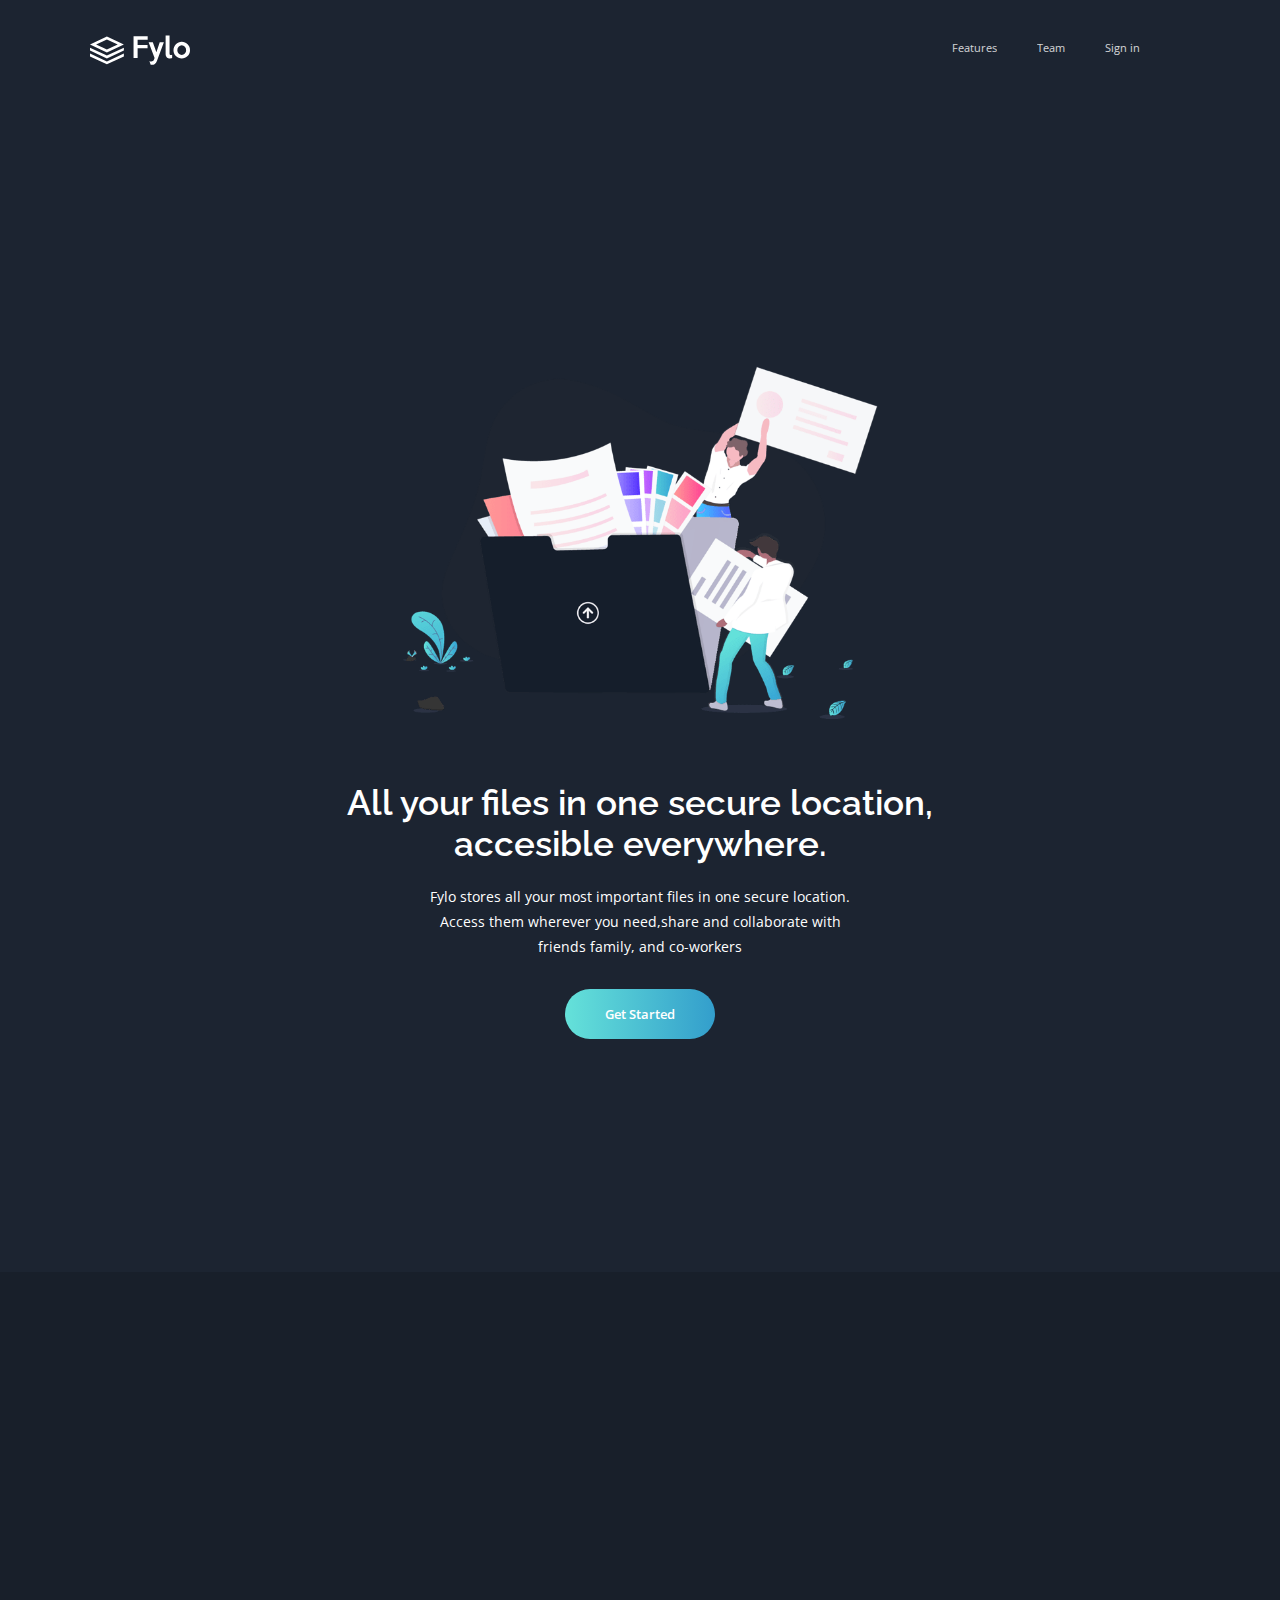
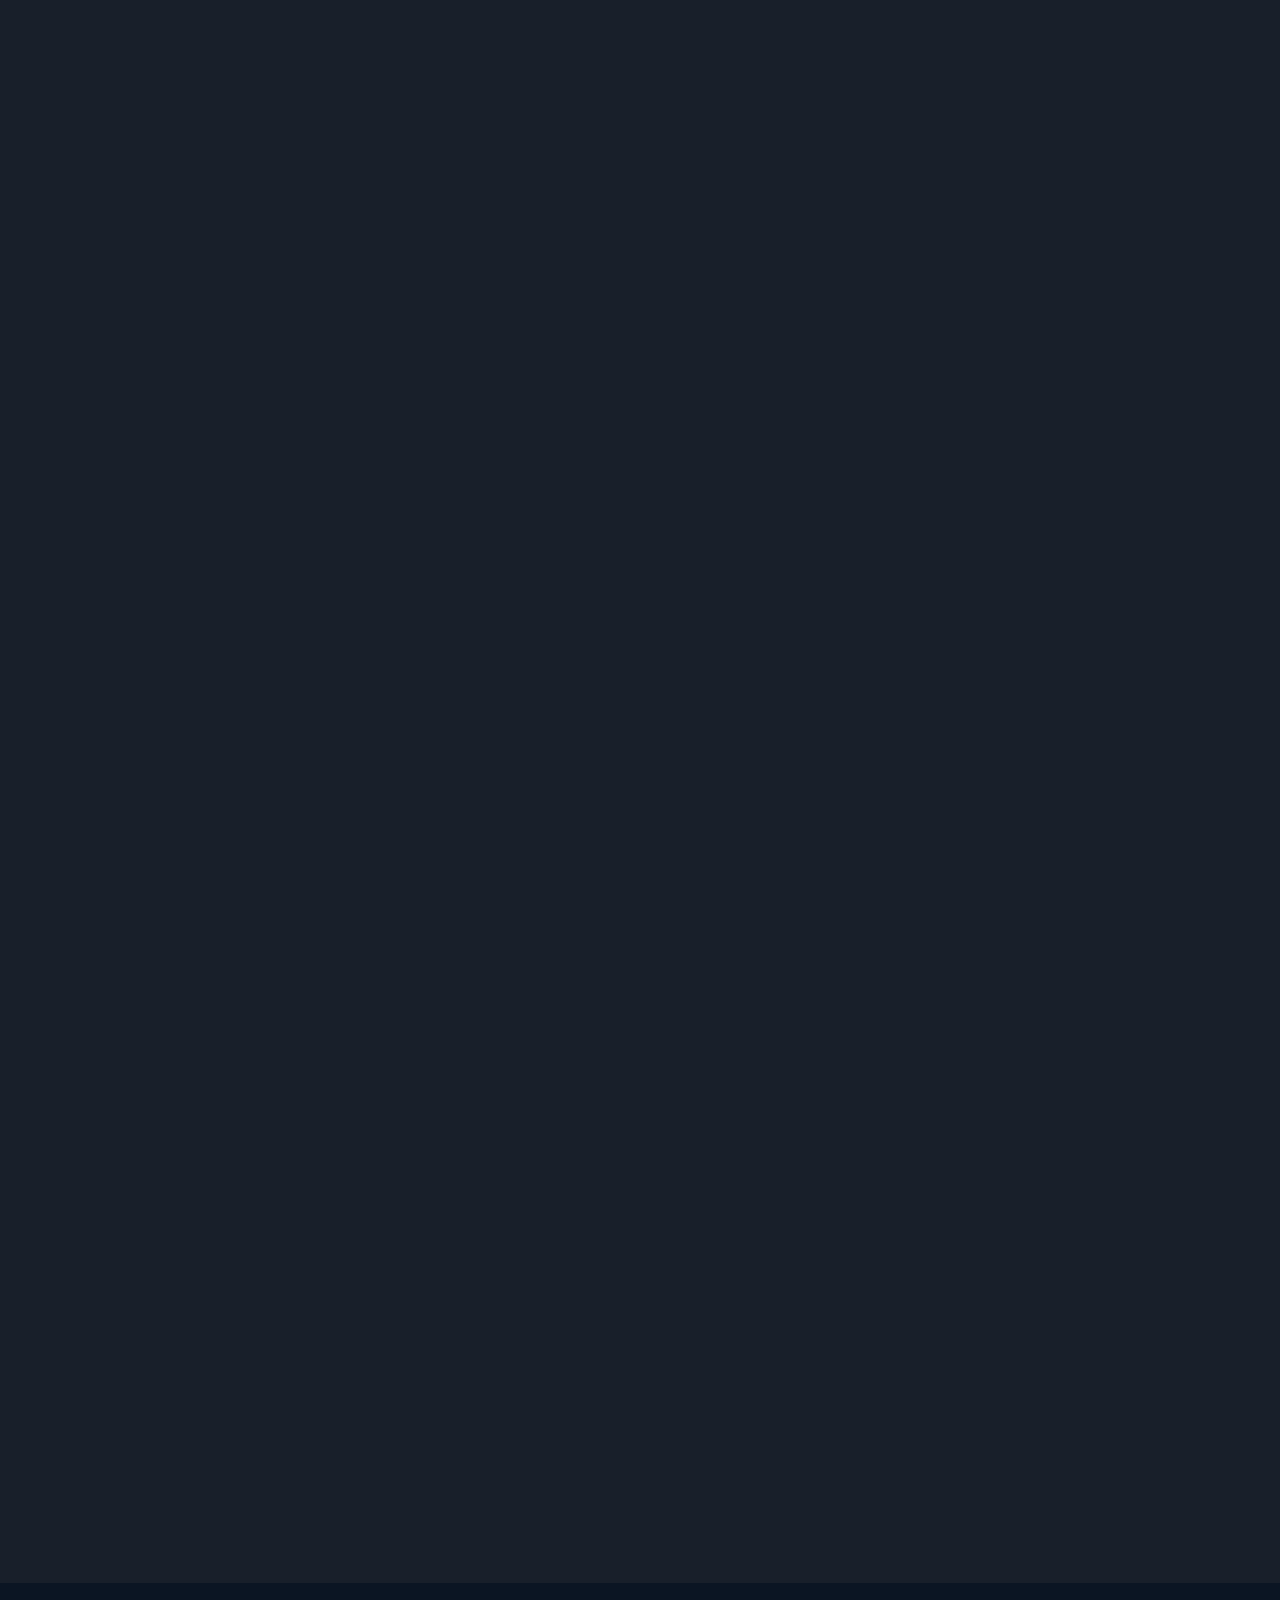
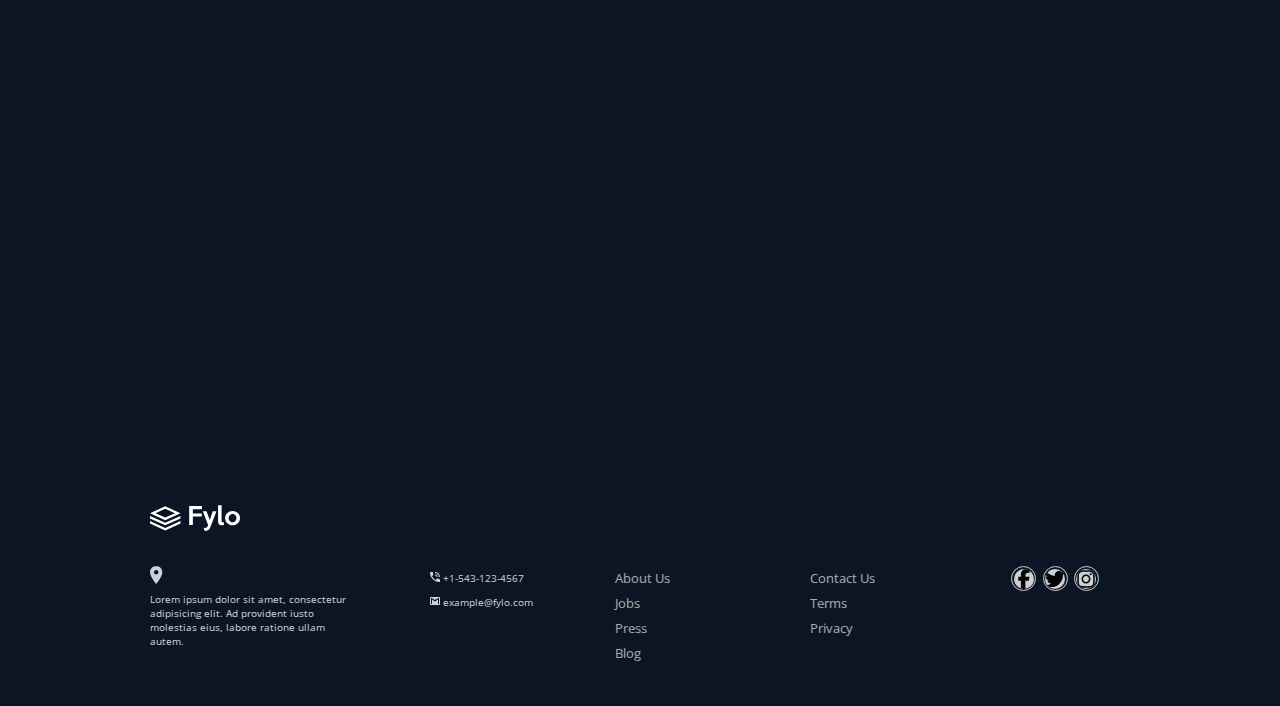
<file: index.html>
<!DOCTYPE html>
<html lang="en">
<head>
  <meta charset="UTF-8">
  <meta name="viewport" content="width=device-width, initial-scale=1.0"> <!-- displays site properly based on user's device -->
  <link rel="icon" type="image/png" sizes="32x32" href="./images/favicon-32x32.png">
  <title>Fylo landing page</title>
  <link rel="preconnect" href="https://fonts.googleapis.com">
  <link rel="preconnect" href="https://fonts.gstatic.com" crossorigin>
  <link href="https://fonts.googleapis.com/css2?family=Open+Sans:ital,wght@0,300..800;1,300..800&family=Raleway:ital,wght@0,100..900;1,100..900&display=swap" rel="stylesheet">
  <link rel="stylesheet" href="css/main.css">
  <link rel="stylesheet" href="https://unpkg.com/aos@next/dist/aos.css" />
</head>
<body>
  <header class="navigationbar">
    <nav class="navbar">
      <div class="navbar_logo">
        <img src="images/logo.svg" alt="logo" class="navbar_logo_image">
      </div>
      <ul class="navbar_element">
        <li class="element-one">Features</li>
        <li class="element-two">Team</li>
        <li class="element-three">Sign in</li>
      </ul>
    </nav>
  </header>
  <section class="main_content">
    <div class="main_content_image">
      <img src="images/illustration-intro.png" alt="main Image" class="mainimage">
    </div>
    <div class="main_content_heading">
      All your files in one <span class="heading_first">secure location,</span>
      <span class="heading_next_line">accesible everywhere.</span>
    </div>
    <span class="subcontent">
      Fylo stores all your most important files in one secure location.<br>Access them wherever you need,share and collaborate with <br>friends family, and co-workers
    </span>
    <div class="main_content_button">
      Get Started
    </div> 
  </section>
  <section class="features">
    <div class="featurecontainer-one" data-aos="zoom-in">
      <img src="images/icon-access-anywhere.svg" alt="access anywhere" class="feature_access_image">
      <h2 class="feature_access_heading">Access your files,anywhere</h2>
      <span class="feature_access">
        The ability to use a smartphone,tablet, or computer to access your account means your files follows you everywhere.
      </span>
    </div>
    <div class="featurecontainer-two" data-aos="zoom-in">
      <img src="images/icon-security.svg" alt="Security" class="feature_security_image">
      <h2 class="feature_security_heading">Security you can trust</h2>
      <span class="feature_security">
        2-factor authentication and user-controlled encryption are just couple of the security features we allow to help secure your files.
      </span>
    </div>
    <div class="featurecontainer-three" data-aos="zoom-in">
      <img src="images/icon-collaboration.svg" alt="Collaboration" class="feature_collaboration_image">
      <h2 class="feature_collaboration_heading">Real-time collaboration</h2>
      <span class="feature_collaboration">
        Securely share files and folders with friends, family and colleagues for live collaboration. No email attachements required.
      </span>
    </div>
    <div class="featurecontainer-four" data-aos="zoom-in">
      <img src="images/icon-any-file.svg" alt="file" class="feature_file_image">
      <h2 class="feature_file_heading">Store any type of file</h2>
      <span class="feature_file">
        Whether you're sharing holidays photos or work documents,Fylo has you covered allowing for all file types to be security stored and shared.
      </span>
    </div>
  </section>
  <section class="container">
    <div class="container_image" data-aos="fade-right">
      <img src="images/illustration-stay-productive.png" alt="" class="container_main_image">
    </div>
    <div class="container_text" data-aos="fade-left">
      <h1 class="container_heading">Stay productive, wherever you are</h1>
      <span class="container_content">
        Never let location be an issue when accessing your files,Fylo has you covered for all of your file storage needs. <br><br>Securely share files and folders with friends, family and colleagues for live collaboration. No email attachments required.
      </span>
      <div class="container_footer">
        See how Fylo works <img src="images/icon-arrow.svg" alt="arrow" class="container_arrow">
      </div>
    </div>
  </section>
  <section class="testimonial">
    <div class="testimonial-one" data-aos="fade-up">
      <span class="testimonial-content">
        Fylo has improved our team productivity by an order of magnitude.Since making the switch our team has become a well-oiled collaboration machine.
      </span>
      <div class="testimonial-admin">
          <img src="images/profile-1.jpg" alt="profile" class="testimonial-admin-one">
          <span class="testimonial-admin-content">
            <span class="testimonial-admin-name">
              Satish Patel
            </span>
            <span class="testimonial-admin-post">
              Founder & CEO,Huddle
            </span>
          </span>
      </div>
    </div>
    <div class="testimonial-two" data-aos="fade-up">
      <span class="testimonial-content">
        Fylo has improved our team productivity by an order of magnitude.Since making the switch our team has become a well-oiled collaboration machine.
      </span>
      <div class="testimonial-admin">
          <img src="images/profile-2.jpg" alt="profile" class="testimonial-admin-two">
            <span class="testimonial-admin-content">
            <span class="testimonial-admin-name">
              Bruce Mckenzie
            </span>
            <span class="testimonial-admin-post">
              Founder & CEO,Huddle
            </span>
          </span>
      </div>
    </div>
    <div class="testimonial-three" data-aos="fade-up">
      <span class="testimonial-content">
        Fylo has improved our team productivity by an order of magnitude.Since making the switch our team has become a well-oiled collaboration machine.
      </span>
      <div class="testimonial-admin">
          <img src="images/profile-3.jpg" alt="profile" class="testimonial-admin-three">
          <span class="testimonial-admin-content">
          <span class="testimonial-admin-name">
              Iva Boyd
            </span>
            <span class="testimonial-admin-post">
              Founder & CEO,Huddle
            </span>
          </span>  
      </div>
    </div>
  </section>
  <section class="subscription">
    <div class="subscription_content" data-aos="fade-down"
    data-aos-easing="linear"
    data-aos-duration="1500">
      <h2 class="subscription_content_heading">Get early access today</h2>
      <span class="subscription_subcontent">
        It takes only a minute to sign up and our free starter tier is extremely generous. If you have any questions, our support team would be happy to help you.
      </span>
      <div class="subscription_form">
        <input type="text" placeholder="email@example.com" required class="subscription_form_input">
        <button class="subscription_form_btn">Get Started For Free</button>
      </div>
    </div>
  </section>
  <section class="footer">
    <span class="footer-image">
        <img src="images/logo.svg" alt="logo" class="footer_logo">
    </span>
    <div class="footer_content">
      <div class="footer_content_location">
        <img src="images/icon-location.svg" alt="location">
        <span class="footer_location_text">Lorem ipsum dolor sit amet, consectetur adipisicing elit. Ad provident iusto molestias eius, labore ratione ullam autem.</span>
      </div>
      <div class="footer_content_contact">
        <span class="footer_content_phone">
          <img src="images/icon-phone.svg" alt="phone" class="footer_image_one">
            +1-543-123-4567
        </span>
        <span class="footer_content_email">
        <img src="images/icon-email.svg" alt="email" class="footer_image_two">
          example@fylo.com
        </span>
      </div>
      <div class="footer_content_about">
        <ul class="footer_about">
          <li>About Us</li>
          <li>Jobs</li>
          <li>Press</li>
          <li>Blog</li>
        </ul>
      </div>
      <div class="footer_content_about-two">
        <ul class="footer_about-two">
          <li>Contact Us</li>
          <li>Terms</li>
          <li>Privacy</li>
        </ul>
      </div>
      <div class="footer_icon">
        <span class="footer_icon_one">
          <img src="images/facebook-f.svg" alt="facebook" class="footer_image">
        </span>
        <span class="footer_icon_two">
          <img src="images/twitter.svg" alt="twitter" class="footer_image">
        </span>
        <span class="footer_icon_one">
          <img src="images/instagram.svg" alt="Instagram" class="footer_image">
        </span>
      </div>
    </div>
  </section>
  <script src="https://unpkg.com/aos@next/dist/aos.js"></script>
  <script>
    AOS.init();
  </script>
</body>
</html>
</file>
<file: css/main.css>
*{
    margin: 0;
    padding: 0;
    box-sizing: border-box;
}
html{
    font-size: 62.5%;
}
.navigationbar{
    background-color: hsl(217, 28%, 15%);
    overflow-x: hidden;
}
.navbar_logo{
    position: relative;
    top: 0;
    left: 9rem;
}
.navbar_logo_image{
    width:100px;
    height:100px;
    object-fit: contain;
}
li{
    list-style-type: none;
}
.navbar_element{
    display: flex;
    position: absolute;
    top: 3rem;
    right: 12rem;
    color: #fff;
}
.element-one,
.element-two,
.element-three{
    font-family: open sans;
    padding: 1rem 2rem;
    font-size: 1.1rem;
    font-weight: 400;
    cursor: pointer;
    opacity: 0.8;
    transition: opacity 0.3s,border-bottom 0.1s;
}
.element-one:hover,
.element-two:hover,
.element-three:hover{
    opacity: 1;
    border-bottom: 2px solid #fff;
}
@media screen and (max-width:790px){
    .navbar_element{
        top: 3rem;
        right: 3rem;
    }
    .element-one,
    .element-two,
    .element-three{
    padding: 1rem 1rem;
}
}

.main_content{
    height: 130vh;
    display: flex;
    flex-direction: column;
    justify-content: center;
    align-items: center;
    background-color: hsl(217, 28%, 15%);
    overflow-x: hidden;
    overflow-y: hidden;
}
.mainimage{
    width: 475px;
    height: 475px;
    object-fit: contain;
}
.main_content_heading{
    text-align: center;
    font-size: 3.5rem;
    font-family: raleway;
    font-weight: 600;
    color: #fff;
    margin-bottom: 2rem;
}
.heading_next_line{
    display: block;
    text-align: center;

}
.subcontent{
    font-family: open sans;
    font-size: 1.4rem;
    line-height: 2.5rem;
    text-align: center;
    color: #fff;
    margin-bottom: 3rem;
}
.main_content_button{
    width: 150px;
    height: 50px;
    display: flex;
    justify-content: center;
    align-items: center;
    font-size: 1.3rem;
    border-radius: 30px;
    font-family: open sans;
    font-weight: 600;
    color: #fff;
    background: linear-gradient(90deg,hsl(176, 68%, 64%),hsl(198, 60%, 50%));
    cursor: pointer;
    margin-bottom: 3rem;
}
.main_content_button:hover{
    background:hsl(176, 68%, 64%);
}
@media screen and (max-width:790px){
    .mainimage{
        width: 300px;
        height: 300px;
    }
    .heading_first{
        display: block;
        text-align: center;
    }
    .subcontent{
        font-size: 1.1rem;
        line-height: 2rem;
    }
    .mainimage{
        position: relative;
        top: 0;
    }
}

.features{
    height: 100vh;
    display: grid;
    grid-template-columns: repeat(2,1fr);
    grid-template-rows: repeat(2,1fr);
    background-color: hsl(218, 28%, 13%);
    justify-items: center;
    align-content: center;
    gap: 2rem;
    
}
.featurecontainer-one,
.featurecontainer-two,
.featurecontainer-three,
.featurecontainer-four{
    width: 275px;
    height: auto;
    display: flex;
    flex-direction: column;
    justify-content: center;
    align-items: center;
}

.feature_access_heading,
.feature_security_heading,
.feature_collaboration_heading,
.feature_file_heading{
    font-family: raleway;
    font-size: 2rem;
    color: #fff;
    margin: 0.6rem;
}
.feature_access,
.feature_security,
.feature_collaboration,
.feature_file{
    font-family: open sans;
    font-size: 1.1rem;
    color: #fff;
    opacity: 0.7;
    text-align: center;
}

@media screen and (max-width:790px){
    .features{
        height: 100vh;
        display: grid;
        grid-template-columns: repeat(1,100%);
        grid-template-rows: repeat(4,1fr);
    }
    .feature_access_image,
    .feature_security_image,
    .feature_collaboration_image,
    .feature_file_image{
        width: 40px;
        height: 40px;
        object-fit: contain;
    }
}

.container{
    width: 100%;
    height: 85vh;
    background-color: hsl(218, 28%, 13%);
    display: grid;
    grid-template-columns: repeat(2,1fr);
    grid-template-rows: repeat(1,1fr);
    justify-content: center;
    align-items: center;
    overflow-x: hidden;
}
.container_image{
    position: relative;
    left: 20rem;
}
.container_main_image{
    width: 400px;
    height: 400px;
    object-fit: contain;
}
.container_text{
    width: 320px;
    height: auto;
    margin-left: 5rem;
}
.container_heading{
    font-family: raleway;
    font-size: 2.7rem;
    color: #fff;
    margin-bottom: 1.4rem;
}
.container_content{
    font-family: open sans;
    font-size: 1rem;
    line-height: 1.5rem;
    color: #fff;
}
.container_footer{
    font-size: 1.2rem;
    color: hsl(176, 68%, 64%);
    font-family: open sans;
    margin-top: 2rem;
    display: inline-block;
    padding-bottom:0.6rem;
    border-bottom: 1px solid hsl(176, 68%, 64%);
    cursor: pointer;
    transition: color 0.3s, border-bottom 0.1s;
}
.container_arrow{
    position: relative;
    top: 0.4rem;
    margin-left: 1rem;
}
.container_footer:hover{
    color: #fff;
    border-bottom: 1px solid #fff;
}

@media screen and (max-width:790px){
    .container{
        display: flex;
        flex-direction: column;
        justify-content: center;
        align-items: center;
    }
    .container_image{
        left: 0;
    }
    .container_main_image{
        width: 300px;
        height: 300px;
    }
    .container_text{
        width: 260px;
    }
    .container_heading{
        font-size: 1.6rem;
    }
    .container_content{
        font-size: 1rem;
        line-height: 1.3rem;
        display: inline-block;
    }
    .container_footer{
        margin-top: 0.4rem;
        font-size: 1rem;
    }
}

.testimonial{
    width: 100%;
    height: auto;
    padding: 5rem;
    background-color: hsl(218, 28%, 13%);
    display: flex;
    flex-direction: row;
    justify-content:space-evenly;
    align-items: center;
}
.testimonial-one,
.testimonial-two,
.testimonial-three{
    width: 250px;
    height: auto;
    margin: 0 0;
    padding: 2rem;
    background-color: hsl(219, 30%, 18%);
    box-shadow: 0 0 5rem #000;
}
.testimonial-content{
    font-size: 1rem;
    font-family: open sans;
    font-weight: 400;
    color: #fff;
    opacity: 0.7;
}
.testimonial-admin-one,
.testimonial-admin-two,
.testimonial-admin-three{
    width: 20px;
    height: 20px;
    border-radius: 50%;
    margin: 0.4rem;
}

.testimonial-admin{
    width: 200px;
    margin-top: 2rem;
    position: relative;
}
.testimonial-admin-content{
    display: flex;
    flex-direction: column;
    position:absolute;
    top: 0.2rem;
    left: 3rem;
}
.testimonial-admin-name{
    font-family: open sans;
    font-size: 1rem;
    color: #fff;
}
.testimonial-admin-post{
    font-size: 0.7rem;
    color: #fff;
    font-family: open sans;
    opacity: 0.6;
    margin-top: 0.2rem;
}

@media screen and (max-width:790px){
    .testimonial{
        flex-direction: column;
    }
    .testimonial-one,
    .testimonial-two,
    .testimonial-three{
     margin: 1rem;
}
}

.footer{
    width: 100%;
    height: auto;
    background-color:hsl(216, 53%, 9%);
    font-family: open sans;
    color: #fff;
    overflow-x: hidden;
}
.footer-image{
    position: relative;
    top: 4rem;
    left: 15rem;
}
.footer_logo{
    width: 90px;
    height: 90px;
    object-fit: contain;
}
.footer_content{
    display: grid;
    grid-template-columns: repeat(5,1fr);
    margin:4rem 15rem;
    gap: 7rem;
    opacity: 0.8;
    cursor:pointer;
}
.footer_content_location{
    width: 200px;
    height: auto;
}
.footer_location_text{
    margin-top: 0.5rem;
    float: left;
}
.footer_content_contact{
    display: flex;
    flex-direction: column;
}
.footer_content_phone,
.footer_content_email{
    margin: 0.5rem 1rem;
}
.footer_image_one,
.footer_image_two{
    width: 10px;
    height: 10px;
    object-fit: contain;
}
.footer_content_about,
.footer_content_about-two{
    font-size: 1.3rem;
}
.footer_about,
.footer_about-two{
    opacity: 0.8;
    line-height: 2.5rem;
}
.footer_icon{
    width: 100px;
    height: 25px;
    display: flex;
    justify-content: space-evenly;
    align-items: center;
}
.footer_image{
    width: 20px;
    height: 20px;
    background-color: #fff;
    border-radius: 50%;
}
.footer_icon_one,
.footer_icon_two,
.footer_icon_three{
        width: 25px;
        height: 25px;
        border: 1px solid #fff;
        border-radius: 50%;
        display: flex;
        align-items: center;
        justify-content: center;
}
.footer_about:hover,
.footer_about-two:hover{
    opacity: 1;
}
.footer_icon_one:hover,
.footer_icon_two:hover,
.footer_icon_three:hover{
        border: 1px solid hsl(176, 68%, 64%);
}

@media screen and (max-width:840px){
    .footer{
        width: 100%;
    }
    .footer_content{
        display: flex;
        flex-direction: column;
        justify-content: center;
        align-items: center;
    }
    .footer-image{
        width: 100vw;
        position: relative;
        left: 38%;
        
    }
    .footer_logo{
        width: 120px;
        height: 120px;
        object-fit: contain;
    }
    .footer_content_contact{
        display: flex;
        flex-direction: column;
        justify-content: flex-start;
        align-items: flex-start;
    }
    @media screen and (max-width:500px){
        .footer-image{
            left: 24%;
        }
    }
}

.subscription{
    width: 100%;
    height: 50vh;
    display: flex;
    justify-content: center;
    align-items: center;
    background-color: hsl(216, 53%, 9%);
}
.subscription_content{
    width: 50%;
    height: auto;
    padding: 4rem;
    background-color: hsl(217, 28%, 15%);
    box-shadow: 10px 10px 4rem #000;
    display: flex;
    flex-direction: column;
    justify-content: center;
    align-items: center;
}
.subscription_content_heading{
        font-size: 3rem;
        color: #fff;
        font-family: raleway;
        margin-bottom: 1.5rem;
}
.subscription_subcontent{
    font-size: 1.2rem;
    font-family: open sans;
    color: #fff;
    text-align: center;
    opacity: 0.5;
    line-height: 1.8rem;
    margin-bottom: 2rem;
}

.subscription_form_input{
    width: 300px;
    height: 35px;
    border-radius: 40px;
    outline: 0;
    padding: 1rem;
    font-size: 1.1rem;
    border: none;
    transition: border 0.1s;
    margin-right: 4rem;
}
.subscription_form_input:hover{
    border: 3px solid hsl(198, 60%, 50%);
}

.subscription_form_btn{
    font-family: open sans;
    color: #fff;
    width: 150px;
    height: 35px;
    border-radius: 40px;
    font-size: 1.1rem;
    border: none;
    background: linear-gradient(90deg,hsl(176, 68%, 64%),hsl(198, 60%, 50%));
    cursor: pointer;
}
@media screen and (max-width:1140px){
    .subscription_content_heading{
        font-size: 1.2rem;
    }
    .subscription_form{
        display: flex;
        flex-direction: column;
    }
    .subscription_form_input{
        width: 100%;
        margin-bottom: 1.5rem;
    }
    .subscription_form_btn{
        width: 100%;
    }
}
</file>
